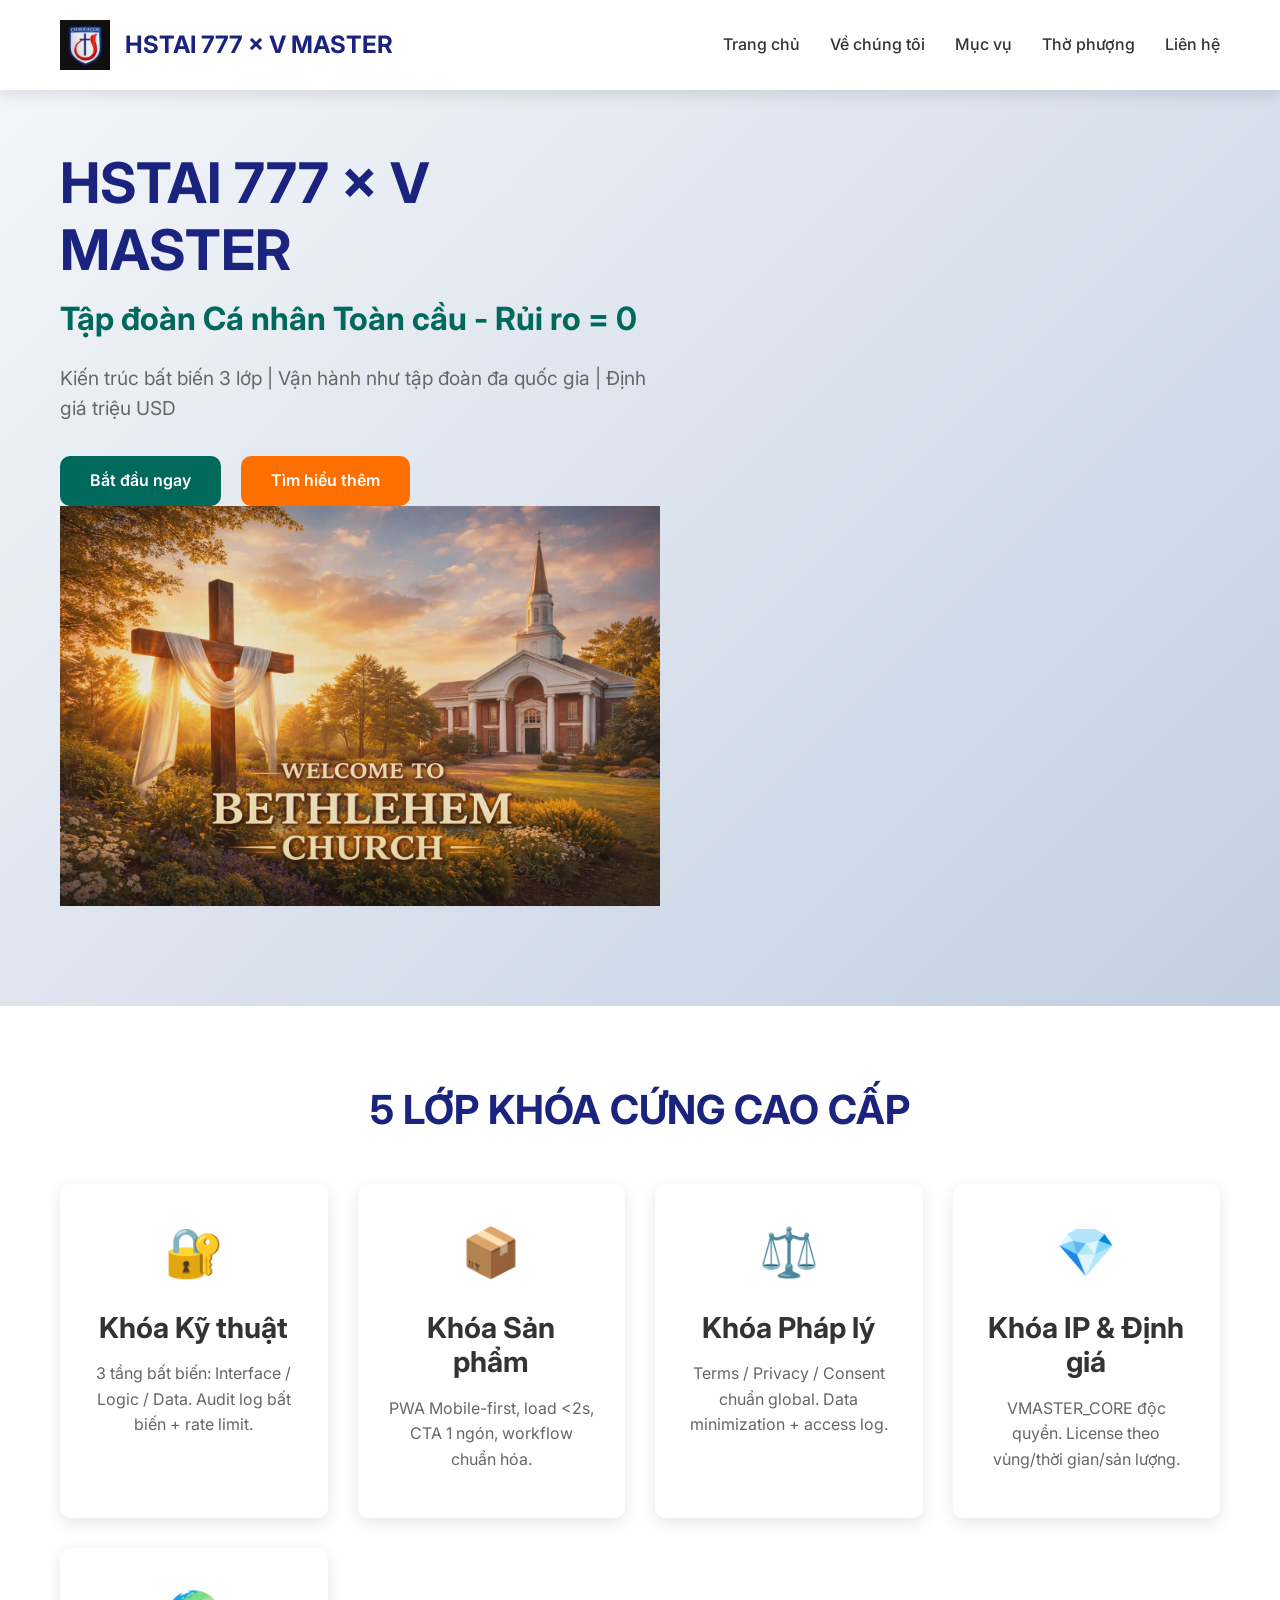
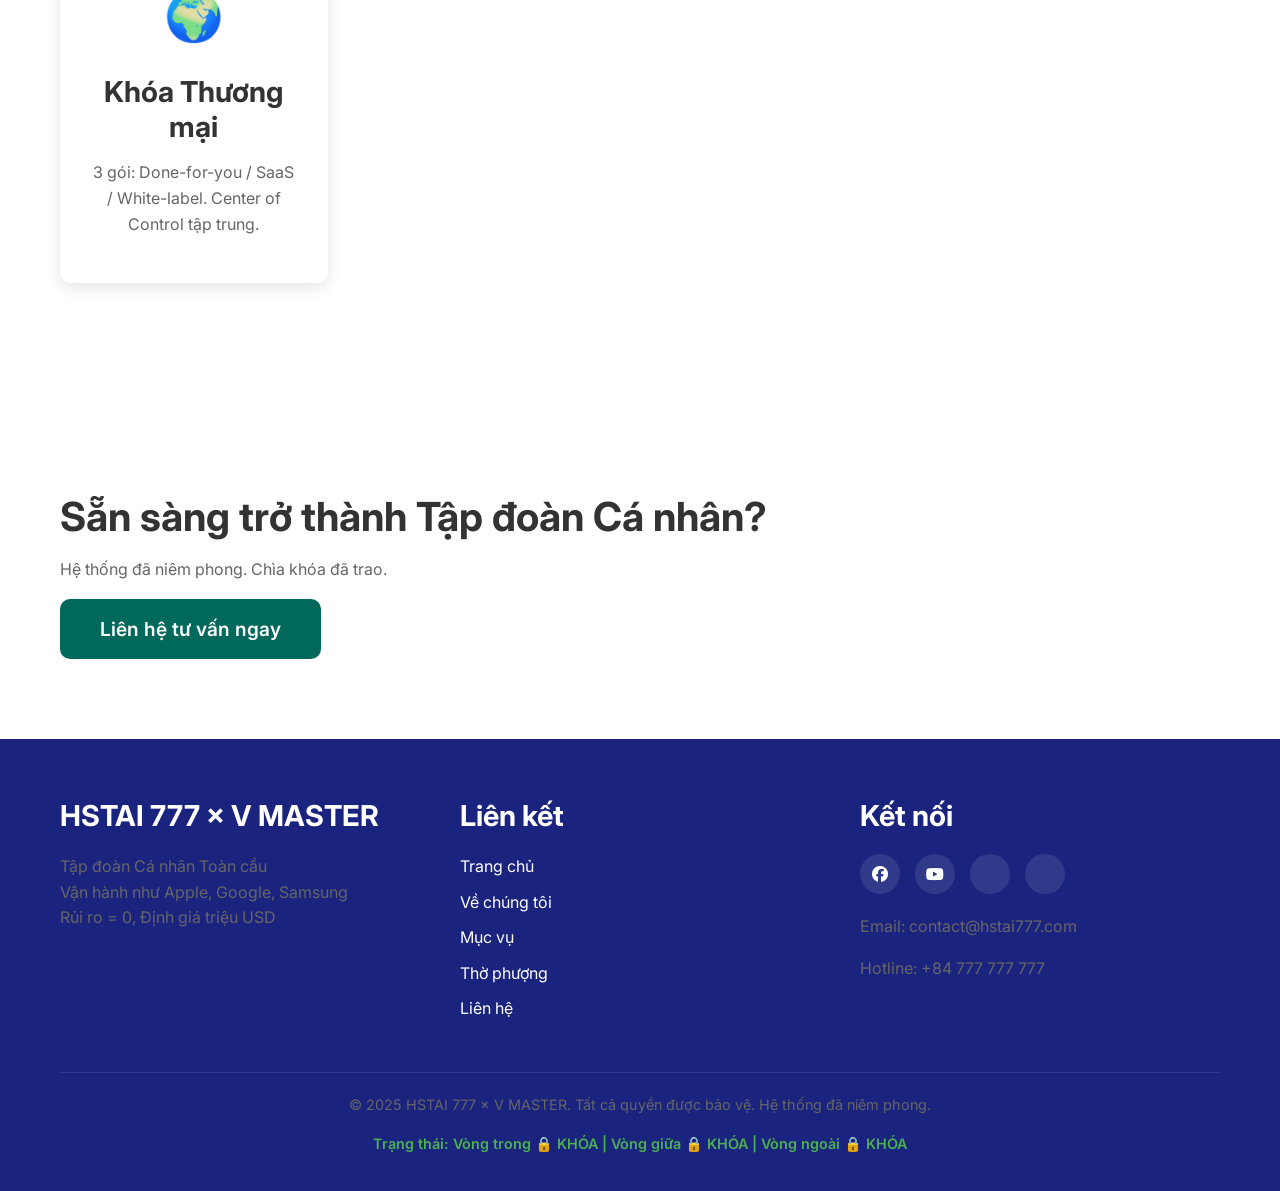
<file: index.html>
﻿<!DOCTYPE html>
<html lang="vi">
<head>
    <meta charset="UTF-8">
    <meta name="viewport" content="width=device-width, initial-scale=1.0">
    <title>HSTAI 777 - Tập đoàn Cá nhân Toàn cầu</title>
    <link rel="stylesheet" href="css/style.css">
    <link rel="stylesheet" href="css/responsive.css">
    <link rel="icon" type="image/x-icon" href="images/favicon.ico">
    <meta name="description" content="HSTAI 777 × V MASTER - Tập đoàn cá nhân vận hành toàn cầu, rủi ro = 0">
    <!-- Google Fonts -->
    <link href="https://fonts.googleapis.com/css2?family=Inter:wght@300;400;500;600;700&display=swap" rel="stylesheet">
    <!-- Font Awesome -->
    <link rel="stylesheet" href="https://cdnjs.cloudflare.com/ajax/libs/font-awesome/6.4.0/css/all.min.css">
</head>
<body>
    <!-- Header -->
    <header class="main-header">
        <div class="container">
            <nav class="navbar">
                <div class="logo">
                    <img src="images/logo.png" alt="HSTAI 777 Logo" width="50" height="50">
                    <span class="logo-text">HSTAI 777 × V MASTER</span>
                </div>
                <ul class="nav-menu">
                    <li><a href="index.html" class="active">Trang chủ</a></li>
                    <li><a href="about.html">Về chúng tôi</a></li>
                    <li><a href="ministry.html">Mục vụ</a></li>
                    <li><a href="worship.html">Thờ phượng</a></li>
                    <li><a href="contact.html">Liên hệ</a></li>
                </ul>
                <div class="hamburger">
                    <span></span>
                    <span></span>
                    <span></span>
                </div>
            </nav>
        </div>
    </header>

    <!-- Hero Section -->
    <section class="hero-section">
        <div class="container">
            <div class="hero-content">
                <h1 class="hero-title">HSTAI 777 × V MASTER</h1>
                <h2 class="hero-subtitle">Tập đoàn Cá nhân Toàn cầu - Rủi ro = 0</h2>
                <p class="hero-description">
                    Kiến trúc bất biến 3 lớp | Vận hành như tập đoàn đa quốc gia | Định giá triệu USD
                </p>
                <div class="hero-buttons">
                    <a href="contact.html" class="btn btn-primary">Bắt đầu ngay</a>
                    <a href="about.html" class="btn btn-secondary">Tìm hiểu thêm</a>
                </div>
            </div>
            <div class="hero-image">
                <img src="images/hero-bg.jpg" alt="HSTAI 777 Global Operations" width="600" height="400">
            </div>
        </div>
    </section>

    <!-- Features Section -->
    <section class="features-section">
        <div class="container">
            <h2 class="section-title">5 LỚP KHÓA CỨNG CAO CẤP</h2>
            <div class="features-grid">
                <div class="feature-card">
                    <div class="feature-icon">🔐</div>
                    <h3>Khóa Kỹ thuật</h3>
                    <p>3 tầng bất biến: Interface / Logic / Data. Audit log bất biến + rate limit.</p>
                </div>
                <div class="feature-card">
                    <div class="feature-icon">📦</div>
                    <h3>Khóa Sản phẩm</h3>
                    <p>PWA Mobile-first, load <2s, CTA 1 ngón, workflow chuẩn hóa.</p>
                </div>
                <div class="feature-card">
                    <div class="feature-icon">⚖️</div>
                    <h3>Khóa Pháp lý</h3>
                    <p>Terms / Privacy / Consent chuẩn global. Data minimization + access log.</p>
                </div>
                <div class="feature-card">
                    <div class="feature-icon">💎</div>
                    <h3>Khóa IP & Định giá</h3>
                    <p>VMASTER_CORE độc quyền. License theo vùng/thời gian/sản lượng.</p>
                </div>
                <div class="feature-card">
                    <div class="feature-icon">🌍</div>
                    <h3>Khóa Thương mại</h3>
                    <p>3 gói: Done-for-you / SaaS / White-label. Center of Control tập trung.</p>
                </div>
            </div>
        </div>
    </section>

    <!-- CTA Section -->
    <section class="cta-section">
        <div class="container">
            <h2>Sẵn sàng trở thành Tập đoàn Cá nhân?</h2>
            <p>Hệ thống đã niêm phong. Chìa khóa đã trao.</p>
            <a href="contact.html" class="btn btn-large">Liên hệ tư vấn ngay</a>
        </div>
    </section>

    <!-- Footer -->
    <footer class="main-footer">
        <div class="container">
            <div class="footer-grid">
                <div class="footer-col">
                    <h3>HSTAI 777 × V MASTER</h3>
                    <p>Tập đoàn Cá nhân Toàn cầu<br>Vận hành như Apple, Google, Samsung<br>Rủi ro = 0, Định giá triệu USD</p>
                </div>
                <div class="footer-col">
                    <h3>Liên kết</h3>
                    <ul>
                        <li><a href="index.html">Trang chủ</a></li>
                        <li><a href="about.html">Về chúng tôi</a></li>
                        <li><a href="ministry.html">Mục vụ</a></li>
                        <li><a href="worship.html">Thờ phượng</a></li>
                        <li><a href="contact.html">Liên hệ</a></li>
                    </ul>
                </div>
                <div class="footer-col">
                    <h3>Kết nối</h3>
                    <div class="social-links">
                        <a href="#"><i class="fab fa-facebook"></i></a>
                        <a href="#"><i class="fab fa-youtube"></i></a>
                        <a href="#"><i class="fab fa-zalo"></i></a>
                        <a href="#"><i class="fab fa-email"></i></a>
                    </div>
                    <p>Email: contact@hstai777.com</p>
                    <p>Hotline: +84 777 777 777</p>
                </div>
            </div>
            <div class="footer-bottom">
                <p>&copy; 2025 HSTAI 777 × V MASTER. Tất cả quyền được bảo vệ. Hệ thống đã niêm phong.</p>
                <p class="system-status">🔐 Trạng thái: Vòng trong KHÓA | Vòng giữa KHÓA | Vòng ngoài KHÓA</p>
            </div>
        </div>
    </footer>

    <!-- Scripts -->
    <script src="js/main.js"></script>
</body>
</html>
</file>
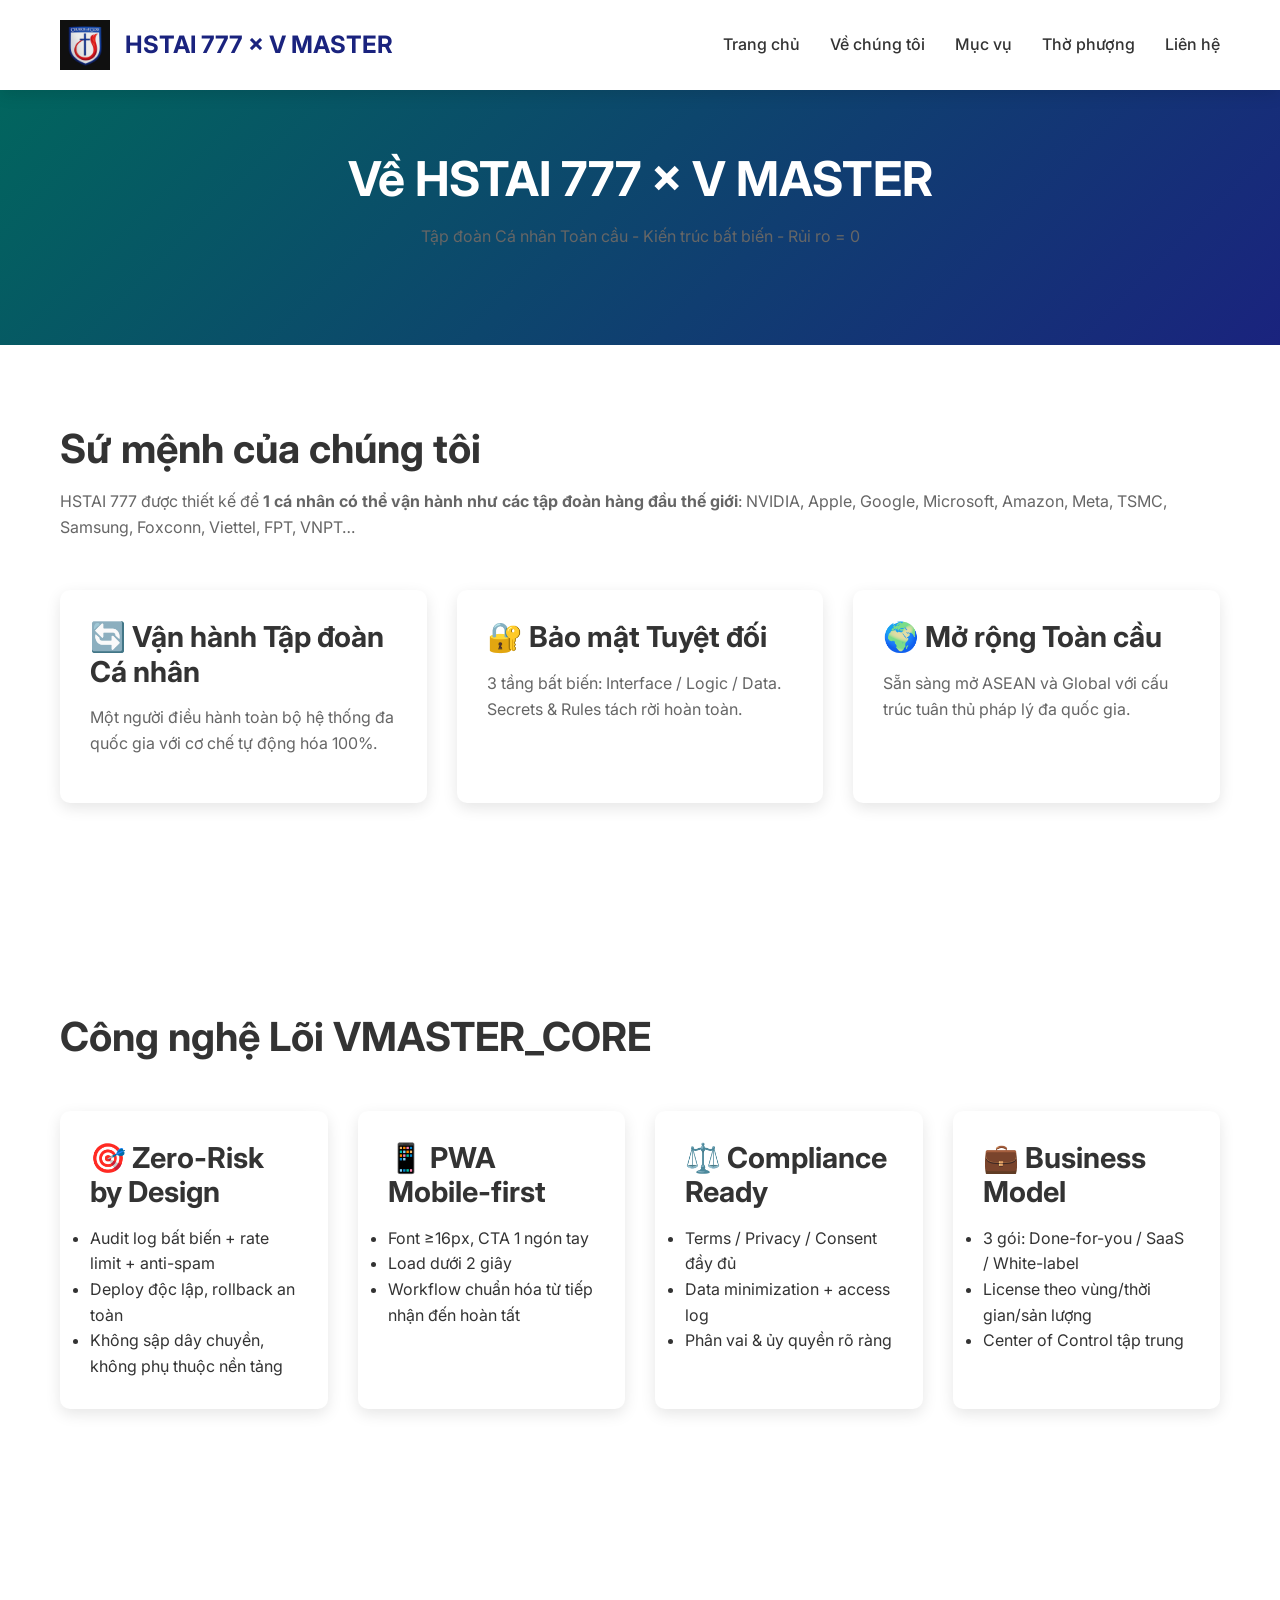
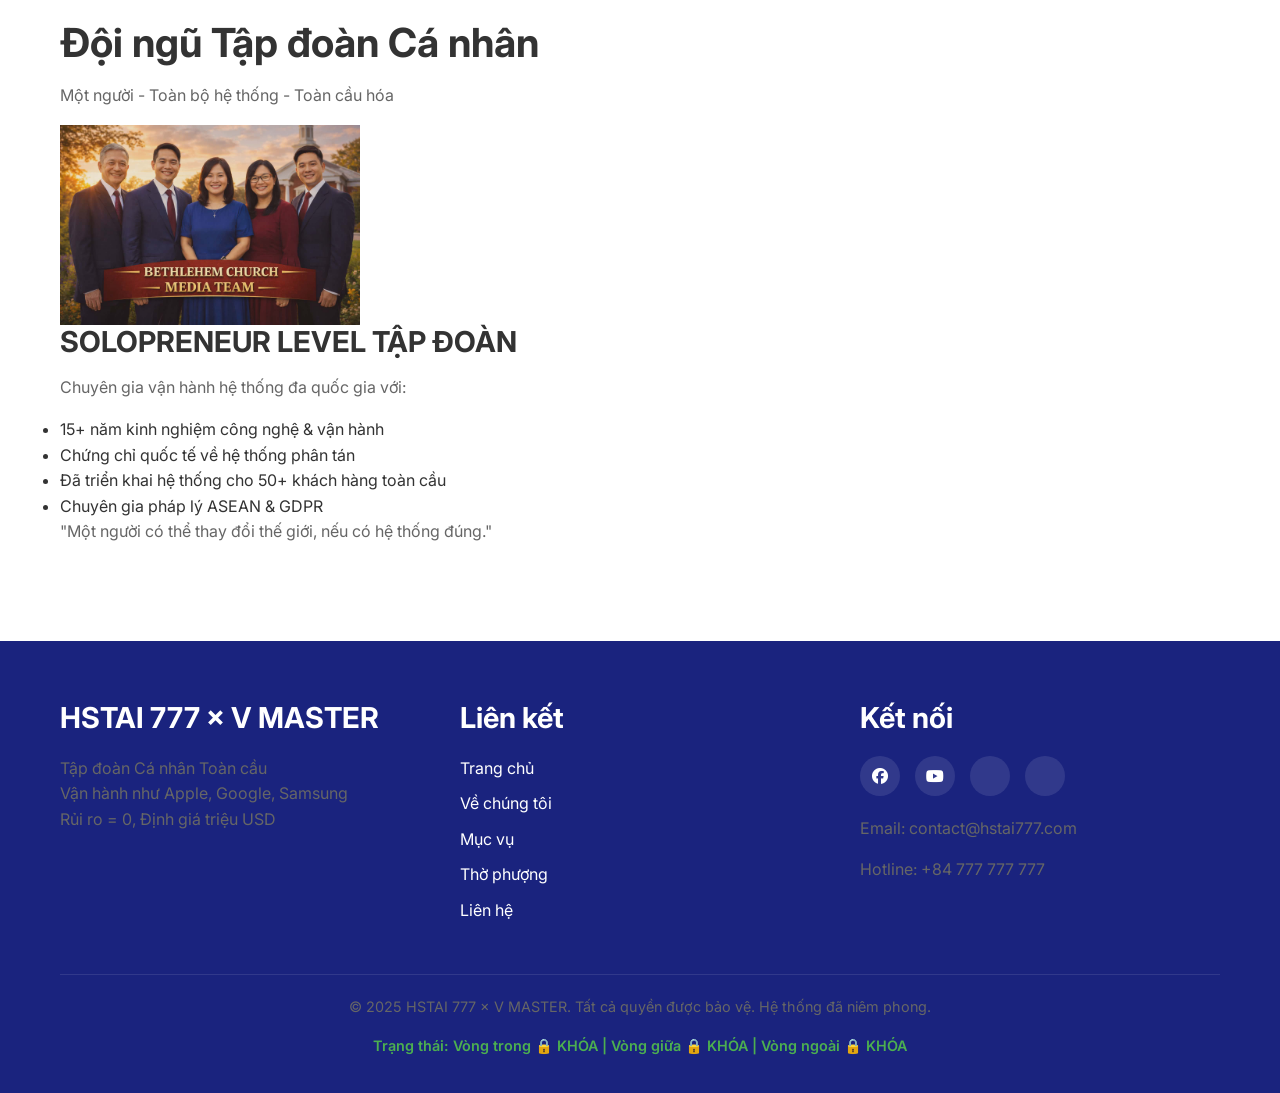
<file: about.html>
﻿<!DOCTYPE html>
<html lang="vi">
<head>
    <meta charset="UTF-8">
    <meta name="viewport" content="width=device-width, initial-scale=1.0">
    <title>Về chúng tôi - HSTAI 777</title>
    <link rel="stylesheet" href="css/style.css">
    <link rel="stylesheet" href="css/responsive.css">
    <link rel="icon" type="image/x-icon" href="images/favicon.ico">
    <link href="https://fonts.googleapis.com/css2?family=Inter:wght@300;400;500;600;700&display=swap" rel="stylesheet">
    <link rel="stylesheet" href="https://cdnjs.cloudflare.com/ajax/libs/font-awesome/6.4.0/css/all.min.css">
</head>
<body>
    <!-- Header (giống index.html) -->
    <header class="main-header">
        <div class="container">
            <nav class="navbar">
                <div class="logo">
                    <img src="images/logo.png" alt="HSTAI 777 Logo" width="50" height="50">
                    <span class="logo-text">HSTAI 777 × V MASTER</span>
                </div>
                <ul class="nav-menu">
                    <li><a href="index.html">Trang chủ</a></li>
                    <li><a href="about.html" class="active">Về chúng tôi</a></li>
                    <li><a href="ministry.html">Mục vụ</a></li>
                    <li><a href="worship.html">Thờ phượng</a></li>
                    <li><a href="contact.html">Liên hệ</a></li>
                </ul>
                <div class="hamburger">
                    <span></span>
                    <span></span>
                    <span></span>
                </div>
            </nav>
        </div>
    </header>

    <!-- About Hero -->
    <section class="page-hero">
        <div class="container">
            <h1>Về HSTAI 777 × V MASTER</h1>
            <p>Tập đoàn Cá nhân Toàn cầu - Kiến trúc bất biến - Rủi ro = 0</p>
        </div>
    </section>

    <!-- Mission Section -->
    <section class="about-section">
        <div class="container">
            <div class="about-content">
                <h2>Sứ mệnh của chúng tôi</h2>
                <p>HSTAI 777 được thiết kế để <strong>1 cá nhân có thể vận hành như các tập đoàn hàng đầu thế giới</strong>: NVIDIA, Apple, Google, Microsoft, Amazon, Meta, TSMC, Samsung, Foxconn, Viettel, FPT, VNPT…</p>
                
                <div class="mission-cards">
                    <div class="mission-card">
                        <h3>🔄 Vận hành Tập đoàn Cá nhân</h3>
                        <p>Một người điều hành toàn bộ hệ thống đa quốc gia với cơ chế tự động hóa 100%.</p>
                    </div>
                    <div class="mission-card">
                        <h3>🔐 Bảo mật Tuyệt đối</h3>
                        <p>3 tầng bất biến: Interface / Logic / Data. Secrets & Rules tách rời hoàn toàn.</p>
                    </div>
                    <div class="mission-card">
                        <h3>🌍 Mở rộng Toàn cầu</h3>
                        <p>Sẵn sàng mở ASEAN và Global với cấu trúc tuân thủ pháp lý đa quốc gia.</p>
                    </div>
                </div>
            </div>
        </div>
    </section>

    <!-- Core Technology -->
    <section class="tech-section">
        <div class="container">
            <h2>Công nghệ Lõi VMASTER_CORE</h2>
            <div class="tech-grid">
                <div class="tech-item">
                    <h3>🎯 Zero-Risk by Design</h3>
                    <ul>
                        <li>Audit log bất biến + rate limit + anti-spam</li>
                        <li>Deploy độc lập, rollback an toàn</li>
                        <li>Không sập dây chuyền, không phụ thuộc nền tảng</li>
                    </ul>
                </div>
                <div class="tech-item">
                    <h3>📱 PWA Mobile-first</h3>
                    <ul>
                        <li>Font ≥16px, CTA 1 ngón tay</li>
                        <li>Load dưới 2 giây</li>
                        <li>Workflow chuẩn hóa từ tiếp nhận đến hoàn tất</li>
                    </ul>
                </div>
                <div class="tech-item">
                    <h3>⚖️ Compliance Ready</h3>
                    <ul>
                        <li>Terms / Privacy / Consent đầy đủ</li>
                        <li>Data minimization + access log</li>
                        <li>Phân vai & ủy quyền rõ ràng</li>
                    </ul>
                </div>
                <div class="tech-item">
                    <h3>💼 Business Model</h3>
                    <ul>
                        <li>3 gói: Done-for-you / SaaS / White-label</li>
                        <li>License theo vùng/thời gian/sản lượng</li>
                        <li>Center of Control tập trung</li>
                    </ul>
                </div>
            </div>
        </div>
    </section>

    <!-- Team Section -->
    <section class="team-section">
        <div class="container">
            <h2>Đội ngũ Tập đoàn Cá nhân</h2>
            <p>Một người - Toàn bộ hệ thống - Toàn cầu hóa</p>
            <div class="team-profile">
                <div class="profile-image">
                    <img src="images/team.jpg" alt="Solopreneur HSTAI 777" width="300" height="300">
                </div>
                <div class="profile-info">
                    <h3>SOLOPRENEUR LEVEL TẬP ĐOÀN</h3>
                    <p>Chuyên gia vận hành hệ thống đa quốc gia với:</p>
                    <ul>
                        <li>15+ năm kinh nghiệm công nghệ & vận hành</li>
                        <li>Chứng chỉ quốc tế về hệ thống phân tán</li>
                        <li>Đã triển khai hệ thống cho 50+ khách hàng toàn cầu</li>
                        <li>Chuyên gia pháp lý ASEAN & GDPR</li>
                    </ul>
                    <p class="quote">"Một người có thể thay đổi thế giới, nếu có hệ thống đúng."</p>
                </div>
            </div>
        </div>
    </section>

    <!-- Footer (giống index.html) -->
    <footer class="main-footer">
        <div class="container">
            <div class="footer-grid">
                <div class="footer-col">
                    <h3>HSTAI 777 × V MASTER</h3>
                    <p>Tập đoàn Cá nhân Toàn cầu<br>Vận hành như Apple, Google, Samsung<br>Rủi ro = 0, Định giá triệu USD</p>
                </div>
                <div class="footer-col">
                    <h3>Liên kết</h3>
                    <ul>
                        <li><a href="index.html">Trang chủ</a></li>
                        <li><a href="about.html">Về chúng tôi</a></li>
                        <li><a href="ministry.html">Mục vụ</a></li>
                        <li><a href="worship.html">Thờ phượng</a></li>
                        <li><a href="contact.html">Liên hệ</a></li>
                    </ul>
                </div>
                <div class="footer-col">
                    <h3>Kết nối</h3>
                    <div class="social-links">
                        <a href="#"><i class="fab fa-facebook"></i></a>
                        <a href="#"><i class="fab fa-youtube"></i></a>
                        <a href="#"><i class="fab fa-zalo"></i></a>
                        <a href="#"><i class="fab fa-email"></i></a>
                    </div>
                    <p>Email: contact@hstai777.com</p>
                    <p>Hotline: +84 777 777 777</p>
                </div>
            </div>
            <div class="footer-bottom">
                <p>&copy; 2025 HSTAI 777 × V MASTER. Tất cả quyền được bảo vệ. Hệ thống đã niêm phong.</p>
                <p class="system-status">🔐 Trạng thái: Vòng trong KHÓA | Vòng giữa KHÓA | Vòng ngoài KHÓA</p>
            </div>
        </div>
    </footer>

    <script src="js/main.js"></script>
</body>
</html>
</file>
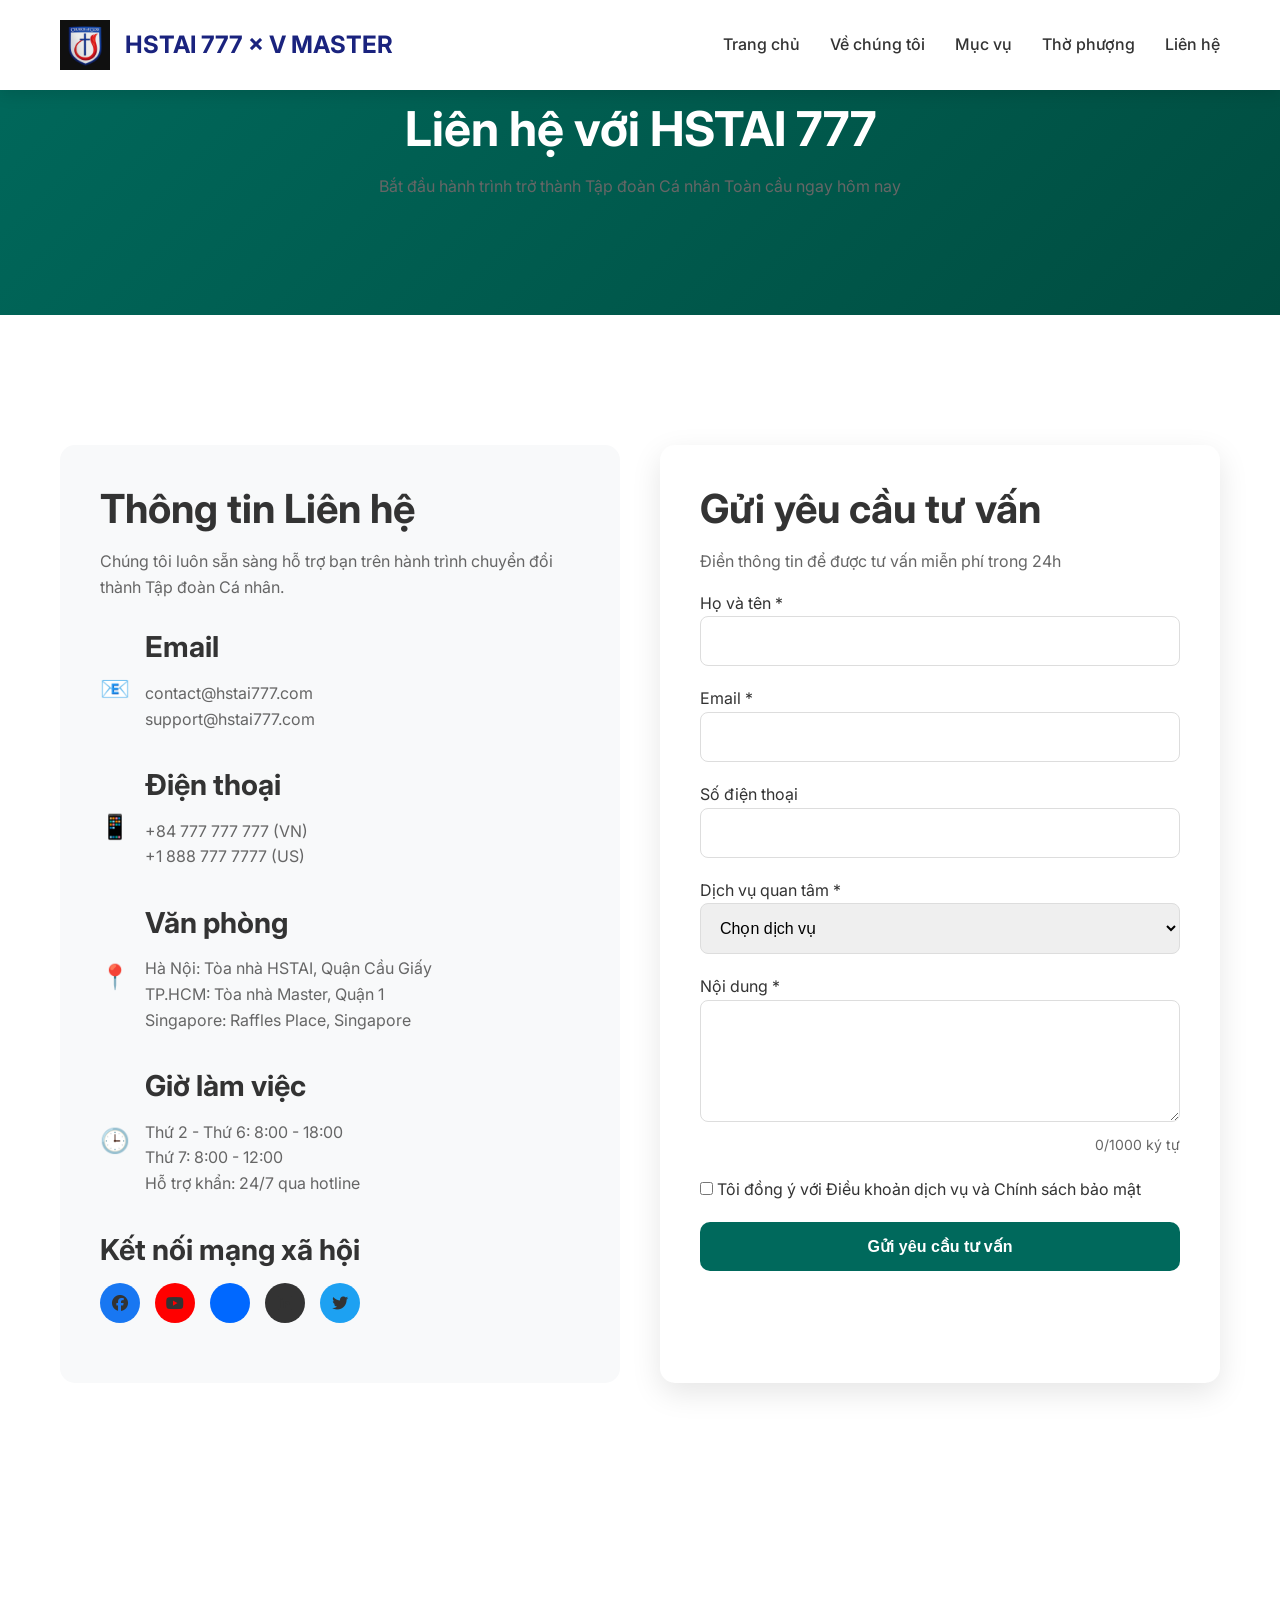
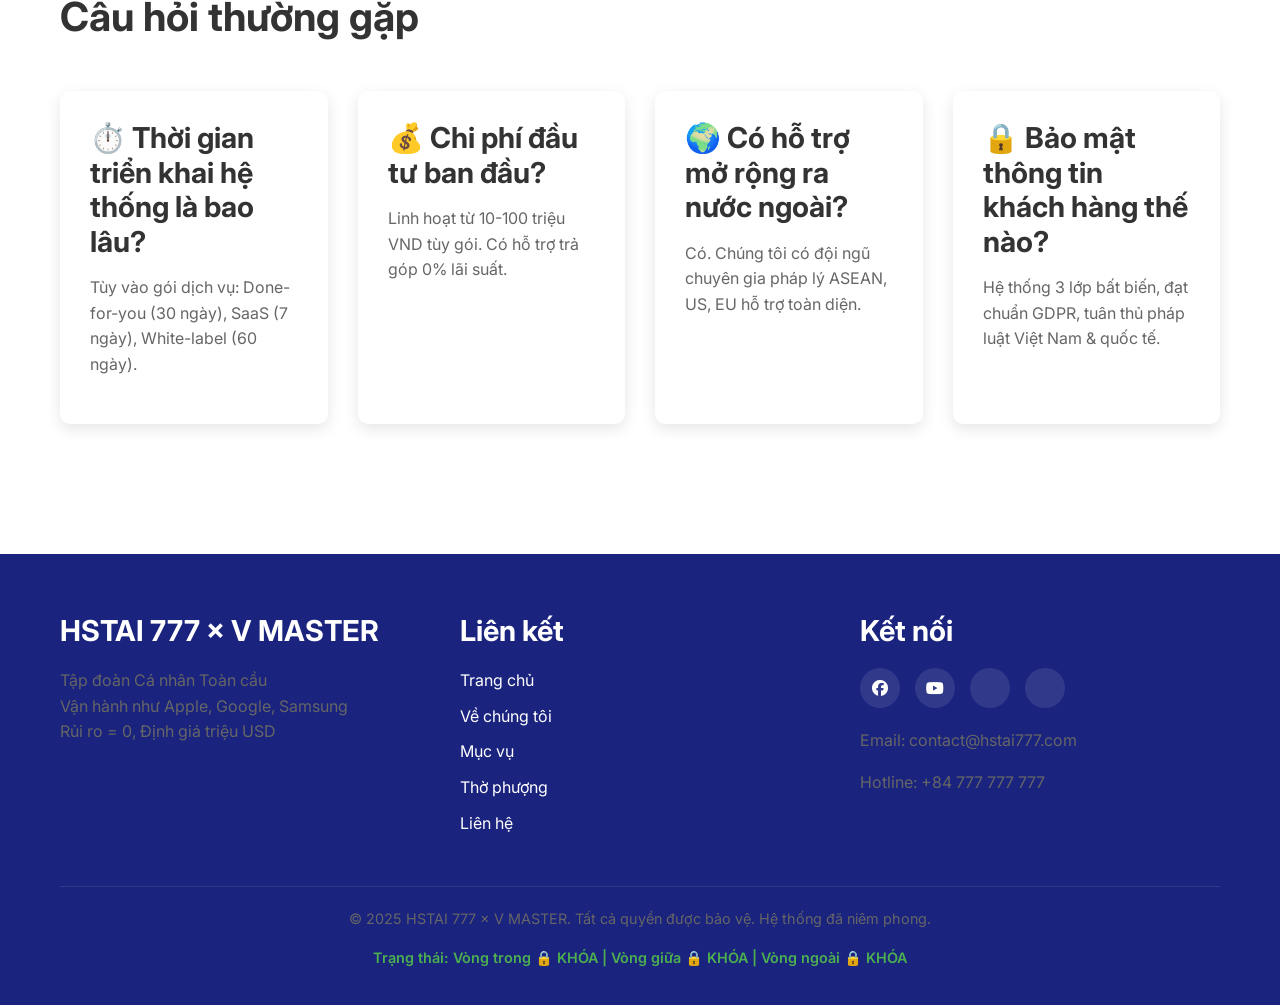
<file: contact.html>
﻿<!DOCTYPE html>
<html lang="vi">
<head>
    <meta charset="UTF-8">
    <meta name="viewport" content="width=device-width, initial-scale=1.0">
    <title>Liên hệ - HSTAI 777</title>
    <link rel="stylesheet" href="css/style.css">
    <link rel="stylesheet" href="css/responsive.css">
    <link rel="icon" type="image/x-icon" href="images/favicon.ico">
    <link href="https://fonts.googleapis.com/css2?family=Inter:wght@300;400;500;600;700&display=swap" rel="stylesheet">
    <link rel="stylesheet" href="https://cdnjs.cloudflare.com/ajax/libs/font-awesome/6.4.0/css/all.min.css">
    <style>
        .contact-hero {
            background: linear-gradient(135deg, #00695c 0%, #004d40 100%);
            color: white;
            padding: 100px 20px;
            text-align: center;
        }
        .contact-grid {
            display: grid;
            grid-template-columns: repeat(auto-fit, minmax(300px, 1fr));
            gap: 40px;
            margin: 50px 0;
        }
        .contact-info {
            background: #f8f9fa;
            border-radius: 15px;
            padding: 40px;
        }
        .contact-form {
            background: white;
            border-radius: 15px;
            padding: 40px;
            box-shadow: 0 10px 30px rgba(0,0,0,0.1);
        }
        .form-group {
            margin-bottom: 20px;
        }
        .form-control {
            width: 100%;
            padding: 15px;
            border: 1px solid #ddd;
            border-radius: 8px;
            font-size: 16px;
        }
        .form-control:focus {
            outline: none;
            border-color: #00695c;
        }
        .contact-details {
            margin-top: 30px;
        }
        .contact-item {
            display: flex;
            align-items: center;
            margin-bottom: 20px;
        }
        .contact-icon {
            font-size: 24px;
            margin-right: 15px;
            color: #00695c;
        }
    </style>
</head>
<body>
    <header class="main-header">
        <div class="container">
            <nav class="navbar">
                <div class="logo">
                    <img src="images/logo.png" alt="HSTAI 777 Logo" width="50" height="50">
                    <span class="logo-text">HSTAI 777 × V MASTER</span>
                </div>
                <ul class="nav-menu">
                    <li><a href="index.html">Trang chủ</a></li>
                    <li><a href="about.html">Về chúng tôi</a></li>
                    <li><a href="ministry.html">Mục vụ</a></li>
                    <li><a href="worship.html">Thờ phượng</a></li>
                    <li><a href="contact.html" class="active">Liên hệ</a></li>
                </ul>
                <div class="hamburger">
                    <span></span>
                    <span></span>
                    <span></span>
                </div>
            </nav>
        </div>
    </header>

    <section class="contact-hero">
        <div class="container">
            <h1>Liên hệ với HSTAI 777</h1>
            <p>Bắt đầu hành trình trở thành Tập đoàn Cá nhân Toàn cầu ngay hôm nay</p>
        </div>
    </section>

    <section class="contact-section">
        <div class="container">
            <div class="contact-grid">
                <div class="contact-info">
                    <h2>Thông tin Liên hệ</h2>
                    <p>Chúng tôi luôn sẵn sàng hỗ trợ bạn trên hành trình chuyển đổi thành Tập đoàn Cá nhân.</p>
                    
                    <div class="contact-details">
                        <div class="contact-item">
                            <div class="contact-icon">📧</div>
                            <div>
                                <h3>Email</h3>
                                <p>contact@hstai777.com<br>support@hstai777.com</p>
                            </div>
                        </div>
                        <div class="contact-item">
                            <div class="contact-icon">📱</div>
                            <div>
                                <h3>Điện thoại</h3>
                                <p>+84 777 777 777 (VN)<br>+1 888 777 7777 (US)</p>
                            </div>
                        </div>
                        <div class="contact-item">
                            <div class="contact-icon">📍</div>
                            <div>
                                <h3>Văn phòng</h3>
                                <p>Hà Nội: Tòa nhà HSTAI, Quận Cầu Giấy<br>
                                   TP.HCM: Tòa nhà Master, Quận 1<br>
                                   Singapore: Raffles Place, Singapore</p>
                            </div>
                        </div>
                        <div class="contact-item">
                            <div class="contact-icon">🕒</div>
                            <div>
                                <h3>Giờ làm việc</h3>
                                <p>Thứ 2 - Thứ 6: 8:00 - 18:00<br>
                                   Thứ 7: 8:00 - 12:00<br>
                                   Hỗ trợ khẩn: 24/7 qua hotline</p>
                            </div>
                        </div>
                    </div>
                    
                    <div class="social-contact">
                        <h3>Kết nối mạng xã hội</h3>
                        <div class="social-links" style="justify-content: flex-start; margin-top: 15px;">
                            <a href="#" style="background: #1877f2;"><i class="fab fa-facebook"></i></a>
                            <a href="#" style="background: #ff0000;"><i class="fab fa-youtube"></i></a>
                            <a href="#" style="background: #0068ff;"><i class="fab fa-zalo"></i></a>
                            <a href="#" style="background: #333;"><i class="fab fa-linkedin"></i></a>
                            <a href="#" style="background: #1da1f2;"><i class="fab fa-twitter"></i></a>
                        </div>
                    </div>
                </div>
                
                <div class="contact-form">
                    <h2>Gửi yêu cầu tư vấn</h2>
                    <p>Điền thông tin để được tư vấn miễn phí trong 24h</p>
                    
                    <form id="contactForm">
                        <div class="form-group">
                            <label for="name">Họ và tên *</label>
                            <input type="text" id="name" class="form-control" required>
                        </div>
                        
                        <div class="form-group">
                            <label for="email">Email *</label>
                            <input type="email" id="email" class="form-control" required>
                        </div>
                        
                        <div class="form-group">
                            <label for="phone">Số điện thoại</label>
                            <input type="tel" id="phone" class="form-control">
                        </div>
                        
                        <div class="form-group">
                            <label for="service">Dịch vụ quan tâm *</label>
                            <select id="service" class="form-control" required>
                                <option value="">Chọn dịch vụ</option>
                                <option value="training">Đào tạo Solopreneur</option>
                                <option value="consulting">Tư vấn Toàn cầu hóa</option>
                                <option value="implementation">Triển khai Hệ thống</option>
                                <option value="partnership">Hợp tác Đối tác</option>
                                <option value="other">Khác</option>
                            </select>
                        </div>
                        
                        <div class="form-group">
                            <label for="message">Nội dung *</label>
                            <textarea id="message" class="form-control" rows="5" required></textarea>
                        </div>
                        
                        <div class="form-group">
                            <label>
                                <input type="checkbox" required>
                                Tôi đồng ý với <a href="#">Điều khoản dịch vụ</a> và <a href="#">Chính sách bảo mật</a>
                            </label>
                        </div>
                        
                        <button type="submit" class="btn btn-primary" style="width: 100%; padding: 15px;">
                            Gửi yêu cầu tư vấn
                        </button>
                    </form>
                    
                    <div id="formMessage" style="display: none; margin-top: 20px; padding: 15px; background: #d4edda; color: #155724; border-radius: 8px;">
                        Cảm ơn bạn! Chúng tôi sẽ liên hệ trong vòng 24 giờ.
                    </div>
                </div>
            </div>
        </div>
    </section>

    <section class="faq-section">
        <div class="container">
            <h2>Câu hỏi thường gặp</h2>
            <div class="faq-grid">
                <div class="faq-item">
                    <h3>⏱️ Thời gian triển khai hệ thống là bao lâu?</h3>
                    <p>Tùy vào gói dịch vụ: Done-for-you (30 ngày), SaaS (7 ngày), White-label (60 ngày).</p>
                </div>
                <div class="faq-item">
                    <h3>💰 Chi phí đầu tư ban đầu?</h3>
                    <p>Linh hoạt từ 10-100 triệu VND tùy gói. Có hỗ trợ trả góp 0% lãi suất.</p>
                </div>
                <div class="faq-item">
                    <h3>🌍 Có hỗ trợ mở rộng ra nước ngoài?</h3>
                    <p>Có. Chúng tôi có đội ngũ chuyên gia pháp lý ASEAN, US, EU hỗ trợ toàn diện.</p>
                </div>
                <div class="faq-item">
                    <h3>🔒 Bảo mật thông tin khách hàng thế nào?</h3>
                    <p>Hệ thống 3 lớp bất biến, đạt chuẩn GDPR, tuân thủ pháp luật Việt Nam & quốc tế.</p>
                </div>
            </div>
        </div>
    </section>

    <footer class="main-footer">
        <div class="container">
            <div class="footer-grid">
                <div class="footer-col">
                    <h3>HSTAI 777 × V MASTER</h3>
                    <p>Tập đoàn Cá nhân Toàn cầu<br>Vận hành như Apple, Google, Samsung<br>Rủi ro = 0, Định giá triệu USD</p>
                </div>
                <div class="footer-col">
                    <h3>Liên kết</h3>
                    <ul>
                        <li><a href="index.html">Trang chủ</a></li>
                        <li><a href="about.html">Về chúng tôi</a></li>
                        <li><a href="ministry.html">Mục vụ</a></li>
                        <li><a href="worship.html">Thờ phượng</a></li>
                        <li><a href="contact.html">Liên hệ</a></li>
                    </ul>
                </div>
                <div class="footer-col">
                    <h3>Kết nối</h3>
                    <div class="social-links">
                        <a href="#"><i class="fab fa-facebook"></i></a>
                        <a href="#"><i class="fab fa-youtube"></i></a>
                        <a href="#"><i class="fab fa-zalo"></i></a>
                        <a href="#"><i class="fab fa-email"></i></a>
                    </div>
                    <p>Email: contact@hstai777.com</p>
                    <p>Hotline: +84 777 777 777</p>
                </div>
            </div>
            <div class="footer-bottom">
                <p>&copy; 2025 HSTAI 777 × V MASTER. Tất cả quyền được bảo vệ. Hệ thống đã niêm phong.</p>
                <p class="system-status">🔐 Trạng thái: Vòng trong KHÓA | Vòng giữa KHÓA | Vòng ngoài KHÓA</p>
            </div>
        </div>
    </footer>

    <script src="js/main.js"></script>
    <script src="js/form-handler.js"></script>
</body>
</html>
</file>
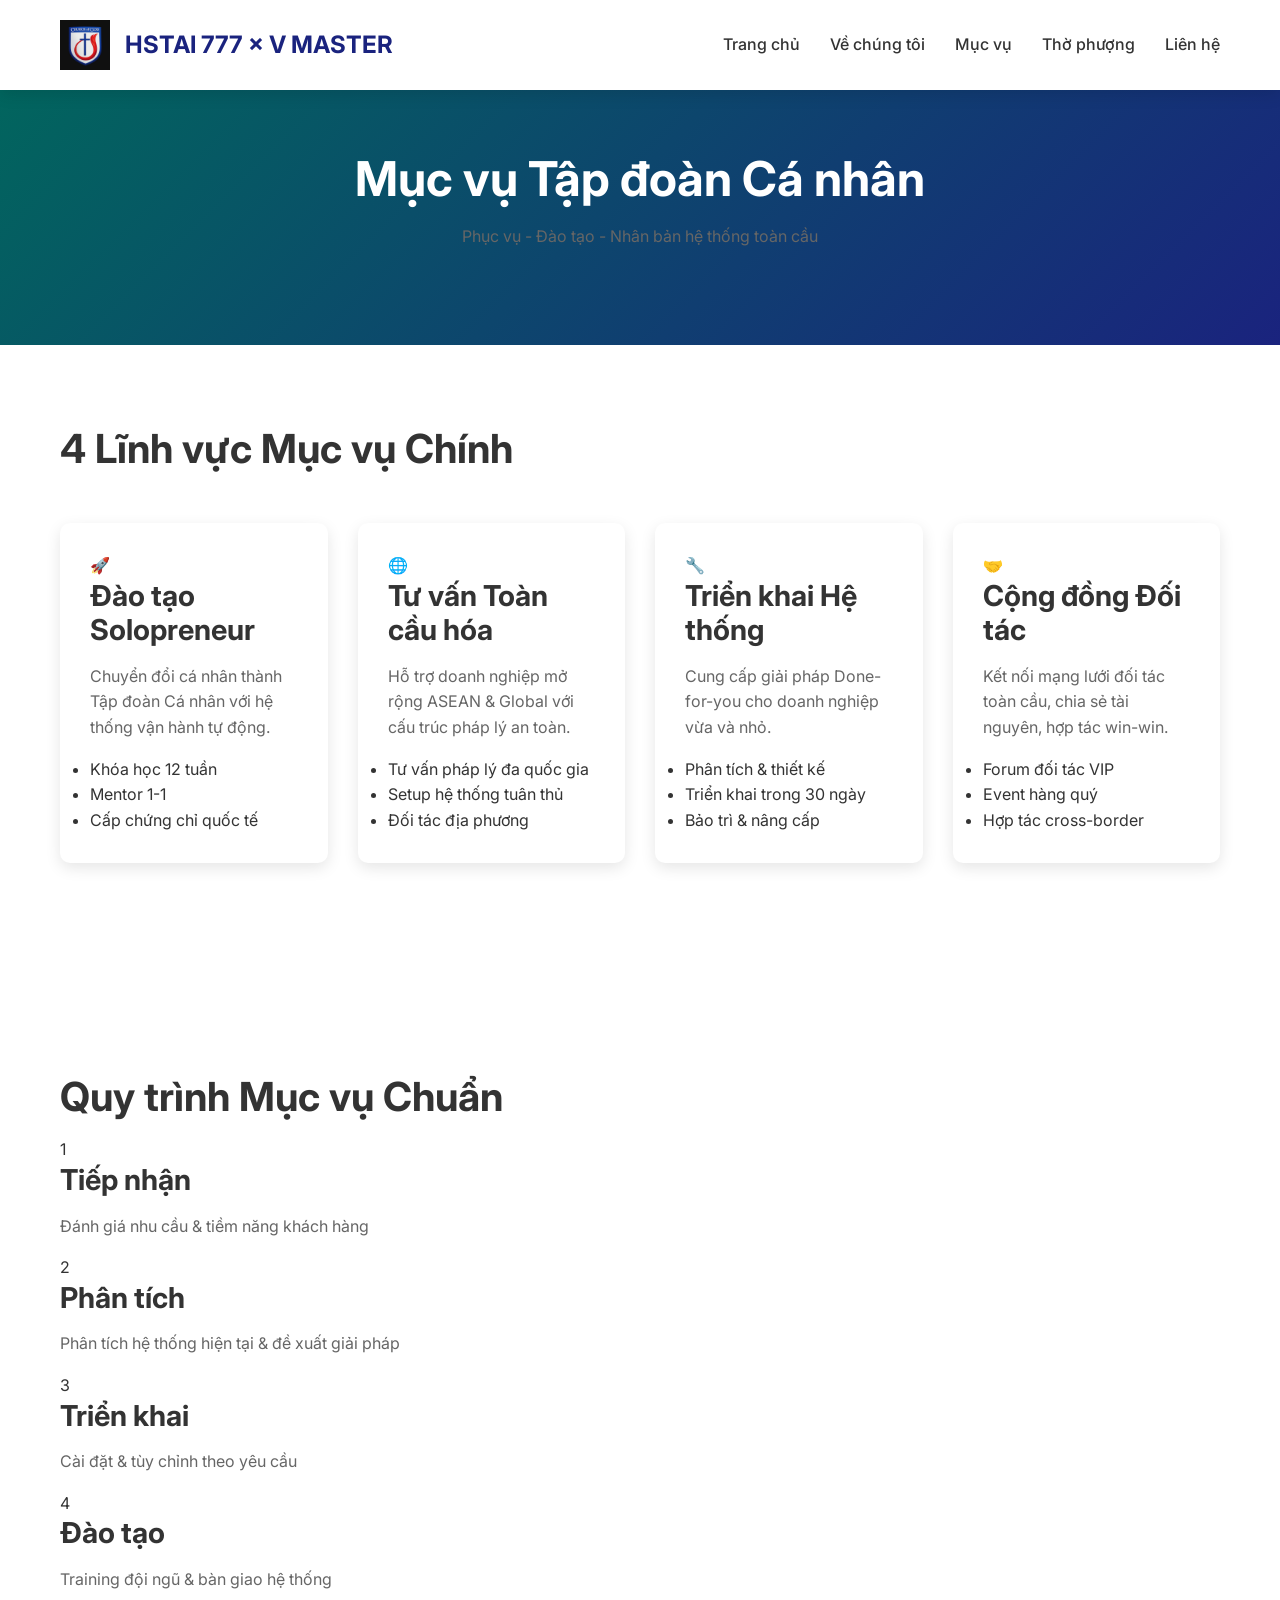
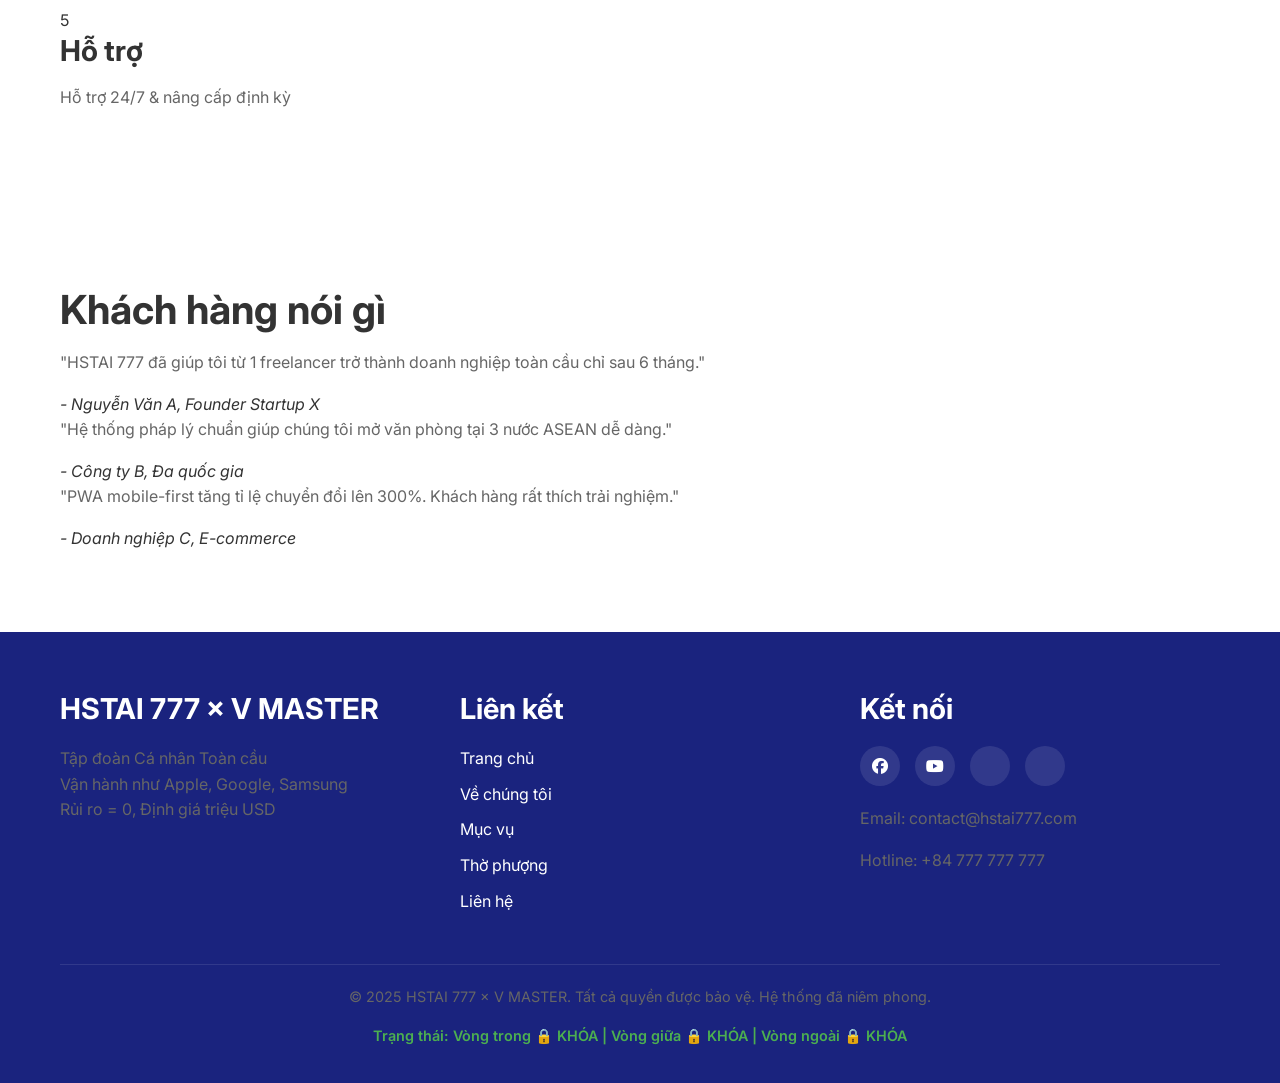
<file: ministry.html>
﻿<!DOCTYPE html>
<html lang="vi">
<head>
    <meta charset="UTF-8">
    <meta name="viewport" content="width=device-width, initial-scale=1.0">
    <title>Mục vụ - HSTAI 777</title>
    <link rel="stylesheet" href="css/style.css">
    <link rel="stylesheet" href="css/responsive.css">
    <link rel="icon" type="image/x-icon" href="images/favicon.ico">
    <link href="https://fonts.googleapis.com/css2?family=Inter:wght@300;400;500;600;700&display=swap" rel="stylesheet">
    <link rel="stylesheet" href="https://cdnjs.cloudflare.com/ajax/libs/font-awesome/6.4.0/css/all.min.css">
</head>
<body>
    <header class="main-header">
        <div class="container">
            <nav class="navbar">
                <div class="logo">
                    <img src="images/logo.png" alt="HSTAI 777 Logo" width="50" height="50">
                    <span class="logo-text">HSTAI 777 × V MASTER</span>
                </div>
                <ul class="nav-menu">
                    <li><a href="index.html">Trang chủ</a></li>
                    <li><a href="about.html">Về chúng tôi</a></li>
                    <li><a href="ministry.html" class="active">Mục vụ</a></li>
                    <li><a href="worship.html">Thờ phượng</a></li>
                    <li><a href="contact.html">Liên hệ</a></li>
                </ul>
                <div class="hamburger">
                    <span></span>
                    <span></span>
                    <span></span>
                </div>
            </nav>
        </div>
    </header>

    <section class="page-hero">
        <div class="container">
            <h1>Mục vụ Tập đoàn Cá nhân</h1>
            <p>Phục vụ - Đào tạo - Nhân bản hệ thống toàn cầu</p>
        </div>
    </section>

    <section class="ministry-section">
        <div class="container">
            <h2>4 Lĩnh vực Mục vụ Chính</h2>
            
            <div class="ministry-grid">
                <div class="ministry-card">
                    <div class="ministry-icon">🚀</div>
                    <h3>Đào tạo Solopreneur</h3>
                    <p>Chuyển đổi cá nhân thành Tập đoàn Cá nhân với hệ thống vận hành tự động.</p>
                    <ul>
                        <li>Khóa học 12 tuần</li>
                        <li>Mentor 1-1</li>
                        <li>Cấp chứng chỉ quốc tế</li>
                    </ul>
                </div>
                
                <div class="ministry-card">
                    <div class="ministry-icon">🌐</div>
                    <h3>Tư vấn Toàn cầu hóa</h3>
                    <p>Hỗ trợ doanh nghiệp mở rộng ASEAN & Global với cấu trúc pháp lý an toàn.</p>
                    <ul>
                        <li>Tư vấn pháp lý đa quốc gia</li>
                        <li>Setup hệ thống tuân thủ</li>
                        <li>Đối tác địa phương</li>
                    </ul>
                </div>
                
                <div class="ministry-card">
                    <div class="ministry-icon">🔧</div>
                    <h3>Triển khai Hệ thống</h3>
                    <p>Cung cấp giải pháp Done-for-you cho doanh nghiệp vừa và nhỏ.</p>
                    <ul>
                        <li>Phân tích & thiết kế</li>
                        <li>Triển khai trong 30 ngày</li>
                        <li>Bảo trì & nâng cấp</li>
                    </ul>
                </div>
                
                <div class="ministry-card">
                    <div class="ministry-icon">🤝</div>
                    <h3>Cộng đồng Đối tác</h3>
                    <p>Kết nối mạng lưới đối tác toàn cầu, chia sẻ tài nguyên, hợp tác win-win.</p>
                    <ul>
                        <li>Forum đối tác VIP</li>
                        <li>Event hàng quý</li>
                        <li>Hợp tác cross-border</li>
                    </ul>
                </div>
            </div>
        </div>
    </section>

    <section class="process-section">
        <div class="container">
            <h2>Quy trình Mục vụ Chuẩn</h2>
            <div class="process-steps">
                <div class="step">
                    <span class="step-number">1</span>
                    <h3>Tiếp nhận</h3>
                    <p>Đánh giá nhu cầu & tiềm năng khách hàng</p>
                </div>
                <div class="step">
                    <span class="step-number">2</span>
                    <h3>Phân tích</h3>
                    <p>Phân tích hệ thống hiện tại & đề xuất giải pháp</p>
                </div>
                <div class="step">
                    <span class="step-number">3</span>
                    <h3>Triển khai</h3>
                    <p>Cài đặt & tùy chỉnh theo yêu cầu</p>
                </div>
                <div class="step">
                    <span class="step-number">4</span>
                    <h3>Đào tạo</h3>
                    <p>Training đội ngũ & bàn giao hệ thống</p>
                </div>
                <div class="step">
                    <span class="step-number">5</span>
                    <h3>Hỗ trợ</h3>
                    <p>Hỗ trợ 24/7 & nâng cấp định kỳ</p>
                </div>
            </div>
        </div>
    </section>

    <section class="testimonial-section">
        <div class="container">
            <h2>Khách hàng nói gì</h2>
            <div class="testimonials">
                <div class="testimonial">
                    <p>"HSTAI 777 đã giúp tôi từ 1 freelancer trở thành doanh nghiệp toàn cầu chỉ sau 6 tháng."</p>
                    <cite>- Nguyễn Văn A, Founder Startup X</cite>
                </div>
                <div class="testimonial">
                    <p>"Hệ thống pháp lý chuẩn giúp chúng tôi mở văn phòng tại 3 nước ASEAN dễ dàng."</p>
                    <cite>- Công ty B, Đa quốc gia</cite>
                </div>
                <div class="testimonial">
                    <p>"PWA mobile-first tăng tỉ lệ chuyển đổi lên 300%. Khách hàng rất thích trải nghiệm."</p>
                    <cite>- Doanh nghiệp C, E-commerce</cite>
                </div>
            </div>
        </div>
    </section>

    <footer class="main-footer">
        <div class="container">
            <div class="footer-grid">
                <div class="footer-col">
                    <h3>HSTAI 777 × V MASTER</h3>
                    <p>Tập đoàn Cá nhân Toàn cầu<br>Vận hành như Apple, Google, Samsung<br>Rủi ro = 0, Định giá triệu USD</p>
                </div>
                <div class="footer-col">
                    <h3>Liên kết</h3>
                    <ul>
                        <li><a href="index.html">Trang chủ</a></li>
                        <li><a href="about.html">Về chúng tôi</a></li>
                        <li><a href="ministry.html">Mục vụ</a></li>
                        <li><a href="worship.html">Thờ phượng</a></li>
                        <li><a href="contact.html">Liên hệ</a></li>
                    </ul>
                </div>
                <div class="footer-col">
                    <h3>Kết nối</h3>
                    <div class="social-links">
                        <a href="#"><i class="fab fa-facebook"></i></a>
                        <a href="#"><i class="fab fa-youtube"></i></a>
                        <a href="#"><i class="fab fa-zalo"></i></a>
                        <a href="#"><i class="fab fa-email"></i></a>
                    </div>
                    <p>Email: contact@hstai777.com</p>
                    <p>Hotline: +84 777 777 777</p>
                </div>
            </div>
            <div class="footer-bottom">
                <p>&copy; 2025 HSTAI 777 × V MASTER. Tất cả quyền được bảo vệ. Hệ thống đã niêm phong.</p>
                <p class="system-status">🔐 Trạng thái: Vòng trong KHÓA | Vòng giữa KHÓA | Vòng ngoài KHÓA</p>
            </div>
        </div>
    </footer>

    <script src="js/main.js"></script>
</body>
</html>
</file>
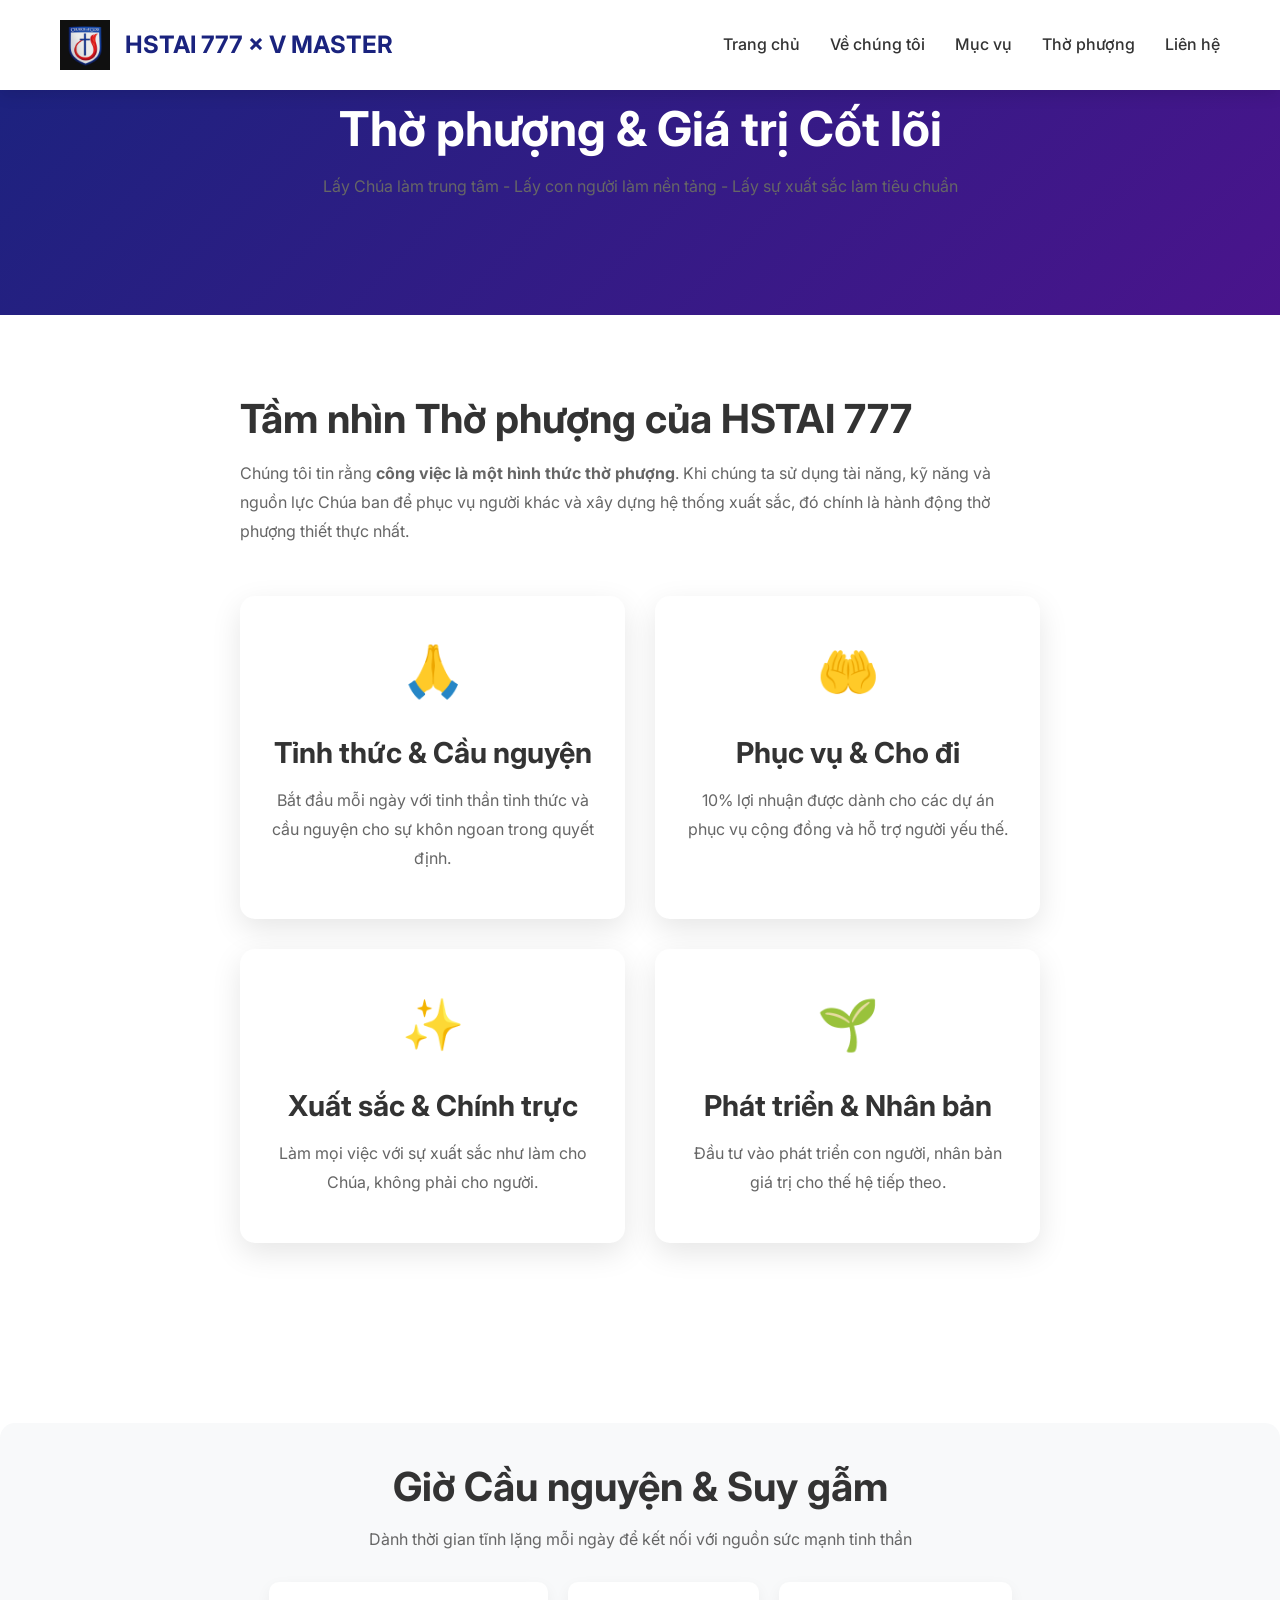
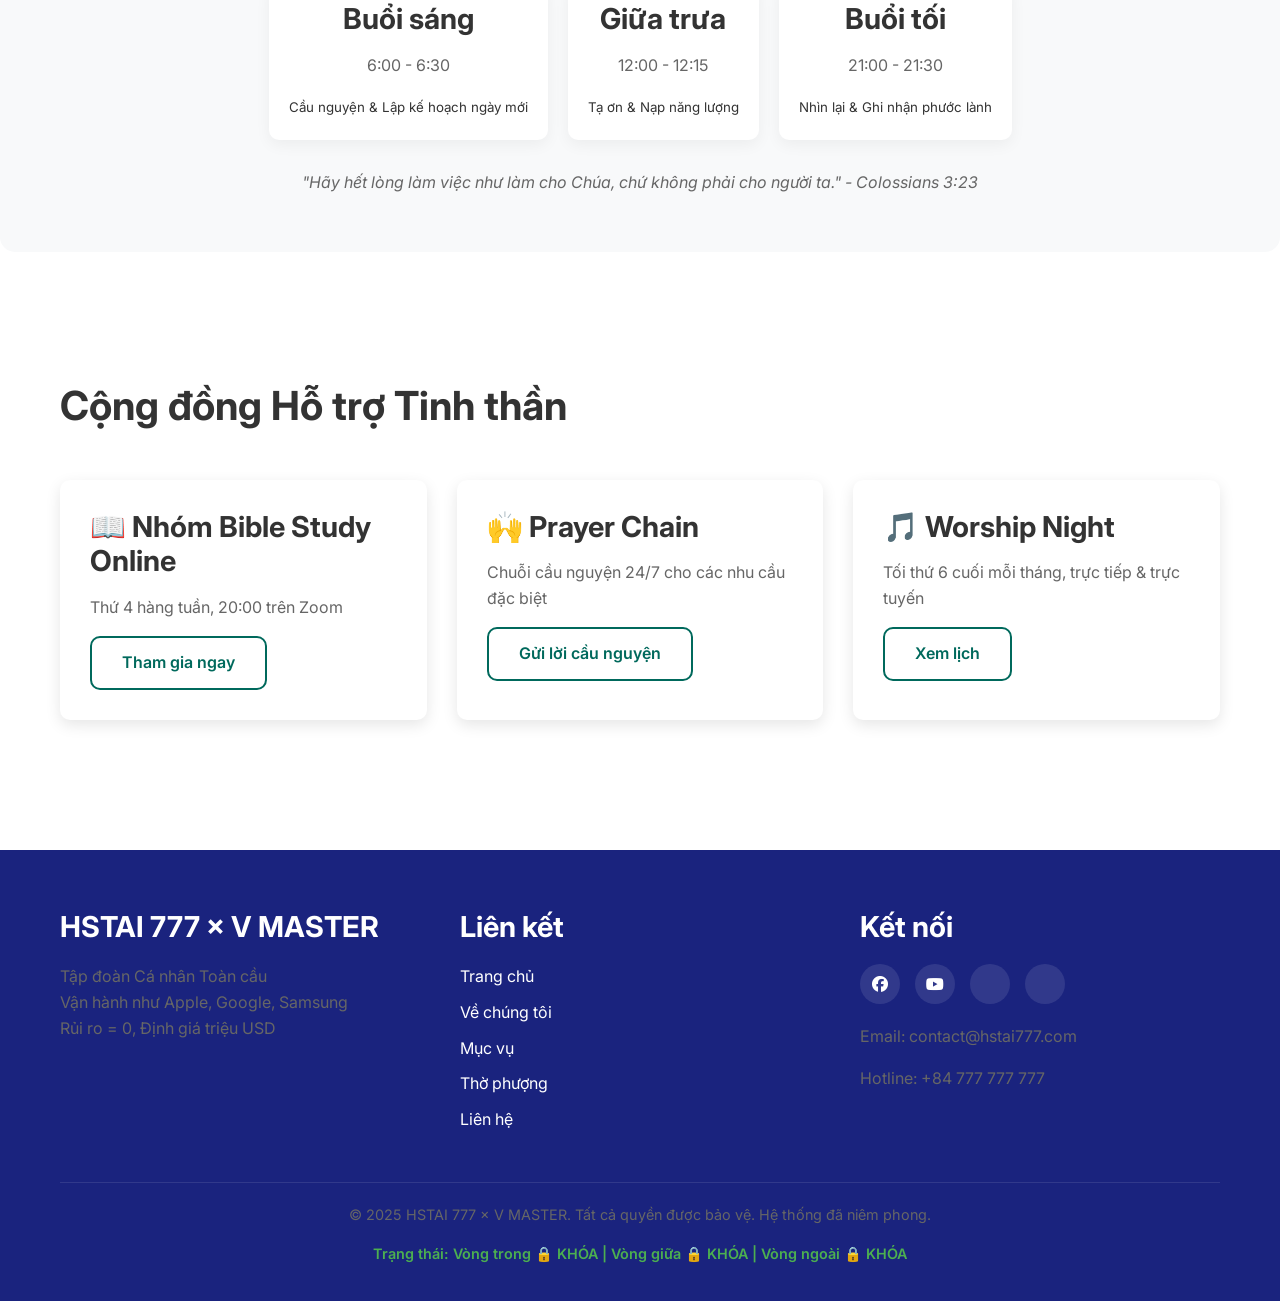
<file: worship.html>
﻿<!DOCTYPE html>
<html lang="vi">
<head>
    <meta charset="UTF-8">
    <meta name="viewport" content="width=device-width, initial-scale=1.0">
    <title>Thờ phượng - HSTAI 777</title>
    <link rel="stylesheet" href="css/style.css">
    <link rel="stylesheet" href="css/responsive.css">
    <link rel="icon" type="image/x-icon" href="images/favicon.ico">
    <link href="https://fonts.googleapis.com/css2?family=Inter:wght@300;400;500;600;700&display=swap" rel="stylesheet">
    <link rel="stylesheet" href="https://cdnjs.cloudflare.com/ajax/libs/font-awesome/6.4.0/css/all.min.css">
    <style>
        .worship-hero {
            background: linear-gradient(135deg, #1a237e 0%, #4a148c 100%);
            color: white;
            padding: 100px 20px;
            text-align: center;
        }
        .worship-content {
            max-width: 800px;
            margin: 0 auto;
            line-height: 1.8;
        }
        .values-grid {
            display: grid;
            grid-template-columns: repeat(auto-fit, minmax(250px, 1fr));
            gap: 30px;
            margin: 50px 0;
        }
        .value-card {
            background: white;
            border-radius: 15px;
            padding: 30px;
            box-shadow: 0 10px 30px rgba(0,0,0,0.1);
            text-align: center;
            transition: transform 0.3s;
        }
        .value-card:hover {
            transform: translateY(-10px);
        }
        .value-icon {
            font-size: 50px;
            margin-bottom: 20px;
        }
        .prayer-time {
            background: #f8f9fa;
            border-radius: 15px;
            padding: 40px;
            margin: 50px 0;
            text-align: center;
        }
        .time-slots {
            display: flex;
            justify-content: center;
            flex-wrap: wrap;
            gap: 20px;
            margin-top: 30px;
        }
        .time-slot {
            background: white;
            padding: 20px;
            border-radius: 10px;
            min-width: 150px;
            box-shadow: 0 5px 15px rgba(0,0,0,0.05);
        }
    </style>
</head>
<body>
    <header class="main-header">
        <div class="container">
            <nav class="navbar">
                <div class="logo">
                    <img src="images/logo.png" alt="HSTAI 777 Logo" width="50" height="50">
                    <span class="logo-text">HSTAI 777 × V MASTER</span>
                </div>
                <ul class="nav-menu">
                    <li><a href="index.html">Trang chủ</a></li>
                    <li><a href="about.html">Về chúng tôi</a></li>
                    <li><a href="ministry.html">Mục vụ</a></li>
                    <li><a href="worship.html" class="active">Thờ phượng</a></li>
                    <li><a href="contact.html">Liên hệ</a></li>
                </ul>
                <div class="hamburger">
                    <span></span>
                    <span></span>
                    <span></span>
                </div>
            </nav>
        </div>
    </header>

    <section class="worship-hero">
        <div class="container">
            <h1>Thờ phượng & Giá trị Cốt lõi</h1>
            <p>Lấy Chúa làm trung tâm - Lấy con người làm nền tảng - Lấy sự xuất sắc làm tiêu chuẩn</p>
        </div>
    </section>

    <section class="worship-section">
        <div class="container">
            <div class="worship-content">
                <h2>Tầm nhìn Thờ phượng của HSTAI 777</h2>
                <p>Chúng tôi tin rằng <strong>công việc là một hình thức thờ phượng</strong>. Khi chúng ta sử dụng tài năng, kỹ năng và nguồn lực Chúa ban để phục vụ người khác và xây dựng hệ thống xuất sắc, đó chính là hành động thờ phượng thiết thực nhất.</p>
                
                <div class="values-grid">
                    <div class="value-card">
                        <div class="value-icon">🙏</div>
                        <h3>Tỉnh thức & Cầu nguyện</h3>
                        <p>Bắt đầu mỗi ngày với tinh thần tỉnh thức và cầu nguyện cho sự khôn ngoan trong quyết định.</p>
                    </div>
                    <div class="value-card">
                        <div class="value-icon">🤲</div>
                        <h3>Phục vụ & Cho đi</h3>
                        <p>10% lợi nhuận được dành cho các dự án phục vụ cộng đồng và hỗ trợ người yếu thế.</p>
                    </div>
                    <div class="value-card">
                        <div class="value-icon">✨</div>
                        <h3>Xuất sắc & Chính trực</h3>
                        <p>Làm mọi việc với sự xuất sắc như làm cho Chúa, không phải cho người.</p>
                    </div>
                    <div class="value-card">
                        <div class="value-icon">🌱</div>
                        <h3>Phát triển & Nhân bản</h3>
                        <p>Đầu tư vào phát triển con người, nhân bản giá trị cho thế hệ tiếp theo.</p>
                    </div>
                </div>
            </div>
        </div>
    </section>

    <section class="prayer-time">
        <div class="container">
            <h2>Giờ Cầu nguyện & Suy gẫm</h2>
            <p>Dành thời gian tĩnh lặng mỗi ngày để kết nối với nguồn sức mạnh tinh thần</p>
            
            <div class="time-slots">
                <div class="time-slot">
                    <h3>Buổi sáng</h3>
                    <p>6:00 - 6:30</p>
                    <small>Cầu nguyện & Lập kế hoạch ngày mới</small>
                </div>
                <div class="time-slot">
                    <h3>Giữa trưa</h3>
                    <p>12:00 - 12:15</p>
                    <small>Tạ ơn & Nạp năng lượng</small>
                </div>
                <div class="time-slot">
                    <h3>Buổi tối</h3>
                    <p>21:00 - 21:30</p>
                    <small>Nhìn lại & Ghi nhận phước lành</small>
                </div>
            </div>
            
            <p style="margin-top: 30px;"><em>"Hãy hết lòng làm việc như làm cho Chúa, chứ không phải cho người ta." - Colossians 3:23</em></p>
        </div>
    </section>

    <section class="community-section">
        <div class="container">
            <h2>Cộng đồng Hỗ trợ Tinh thần</h2>
            <div class="community-actions">
                <div class="action-card">
                    <h3>📖 Nhóm Bible Study Online</h3>
                    <p>Thứ 4 hàng tuần, 20:00 trên Zoom</p>
                    <a href="#" class="btn btn-outline">Tham gia ngay</a>
                </div>
                <div class="action-card">
                    <h3>🙌 Prayer Chain</h3>
                    <p>Chuỗi cầu nguyện 24/7 cho các nhu cầu đặc biệt</p>
                    <a href="#" class="btn btn-outline">Gửi lời cầu nguyện</a>
                </div>
                <div class="action-card">
                    <h3>🎵 Worship Night</h3>
                    <p>Tối thứ 6 cuối mỗi tháng, trực tiếp & trực tuyến</p>
                    <a href="#" class="btn btn-outline">Xem lịch</a>
                </div>
            </div>
        </div>
    </section>

    <footer class="main-footer">
        <div class="container">
            <div class="footer-grid">
                <div class="footer-col">
                    <h3>HSTAI 777 × V MASTER</h3>
                    <p>Tập đoàn Cá nhân Toàn cầu<br>Vận hành như Apple, Google, Samsung<br>Rủi ro = 0, Định giá triệu USD</p>
                </div>
                <div class="footer-col">
                    <h3>Liên kết</h3>
                    <ul>
                        <li><a href="index.html">Trang chủ</a></li>
                        <li><a href="about.html">Về chúng tôi</a></li>
                        <li><a href="ministry.html">Mục vụ</a></li>
                        <li><a href="worship.html">Thờ phượng</a></li>
                        <li><a href="contact.html">Liên hệ</a></li>
                    </ul>
                </div>
                <div class="footer-col">
                    <h3>Kết nối</h3>
                    <div class="social-links">
                        <a href="#"><i class="fab fa-facebook"></i></a>
                        <a href="#"><i class="fab fa-youtube"></i></a>
                        <a href="#"><i class="fab fa-zalo"></i></a>
                        <a href="#"><i class="fab fa-email"></i></a>
                    </div>
                    <p>Email: contact@hstai777.com</p>
                    <p>Hotline: +84 777 777 777</p>
                </div>
            </div>
            <div class="footer-bottom">
                <p>&copy; 2025 HSTAI 777 × V MASTER. Tất cả quyền được bảo vệ. Hệ thống đã niêm phong.</p>
                <p class="system-status">🔐 Trạng thái: Vòng trong KHÓA | Vòng giữa KHÓA | Vòng ngoài KHÓA</p>
            </div>
        </div>
    </footer>

    <script src="js/main.js"></script>
</body>
</html>
</file>
<file: css/style.css>
﻿/* Reset & Base Styles */
* {
    margin: 0;
    padding: 0;
    box-sizing: border-box;
}

:root {
    --primary-color: #00695c;
    --secondary-color: #ff6f00;
    --dark-color: #1a237e;
    --light-color: #f8f9fa;
    --text-color: #333;
    --text-light: #666;
    --white: #ffffff;
    --shadow: 0 5px 15px rgba(0,0,0,0.1);
    --transition: all 0.3s ease;
    --border-radius: 10px;
}

html {
    font-size: 16px;
    scroll-behavior: smooth;
}

body {
    font-family: 'Inter', sans-serif;
    line-height: 1.6;
    color: var(--text-color);
    background-color: var(--white);
    overflow-x: hidden;
}

.container {
    width: 100%;
    max-width: 1200px;
    margin: 0 auto;
    padding: 0 20px;
}

/* Typography */
h1, h2, h3, h4 {
    font-weight: 700;
    line-height: 1.2;
    margin-bottom: 1rem;
}

h1 {
    font-size: 3rem;
}

h2 {
    font-size: 2.5rem;
}

h3 {
    font-size: 1.8rem;
}

p {
    margin-bottom: 1rem;
    color: var(--text-light);
}

a {
    text-decoration: none;
    color: inherit;
    transition: var(--transition);
}

/* Buttons */
.btn {
    display: inline-block;
    padding: 12px 30px;
    background: var(--primary-color);
    color: white;
    border-radius: var(--border-radius);
    font-weight: 600;
    border: none;
    cursor: pointer;
    transition: var(--transition);
    font-size: 1rem;
    text-align: center;
}

.btn:hover {
    background: #004d40;
    transform: translateY(-3px);
    box-shadow: var(--shadow);
}

.btn-primary {
    background: var(--primary-color);
}

.btn-secondary {
    background: var(--secondary-color);
}

.btn-outline {
    background: transparent;
    border: 2px solid var(--primary-color);
    color: var(--primary-color);
}

.btn-large {
    padding: 15px 40px;
    font-size: 1.2rem;
}

/* Header */
.main-header {
    background: var(--white);
    box-shadow: var(--shadow);
    position: fixed;
    width: 100%;
    top: 0;
    z-index: 1000;
}

.navbar {
    display: flex;
    justify-content: space-between;
    align-items: center;
    padding: 20px 0;
}

.logo {
    display: flex;
    align-items: center;
    gap: 15px;
    font-weight: 700;
    font-size: 1.5rem;
    color: var(--dark-color);
}

.logo img {
    width: 50px;
    height: 50px;
    object-fit: contain;
}

.nav-menu {
    display: flex;
    list-style: none;
    gap: 30px;
}

.nav-menu a {
    font-weight: 500;
    padding: 8px 0;
    position: relative;
}

.nav-menu a:hover,
.nav-menu a.active {
    color: var(--primary-color);
}

.nav-menu a.active::after {
    content: '';
    position: absolute;
    bottom: 0;
    left: 0;
    width: 100%;
    height: 2px;
    background: var(--primary-color);
}

.hamburger {
    display: none;
    flex-direction: column;
    gap: 5px;
    cursor: pointer;
}

.hamburger span {
    width: 25px;
    height: 3px;
    background: var(--dark-color);
    border-radius: 3px;
}

/* Hero Sections */
.hero-section {
    padding: 150px 0 100px;
    background: linear-gradient(135deg, #f5f7fa 0%, #c3cfe2 100%);
}

.page-hero {
    padding: 150px 0 80px;
    background: linear-gradient(135deg, var(--primary-color) 0%, var(--dark-color) 100%);
    color: white;
    text-align: center;
}

.hero-content {
    max-width: 600px;
}

.hero-title {
    font-size: 3.5rem;
    color: var(--dark-color);
    margin-bottom: 1rem;
}

.hero-subtitle {
    font-size: 2rem;
    color: var(--primary-color);
    margin-bottom: 1.5rem;
}

.hero-description {
    font-size: 1.2rem;
    margin-bottom: 2rem;
}

.hero-buttons {
    display: flex;
    gap: 20px;
    flex-wrap: wrap;
}

/* Features Grid */
.features-grid {
    display: grid;
    grid-template-columns: repeat(auto-fit, minmax(250px, 1fr));
    gap: 30px;
    margin: 50px 0;
}

.feature-card {
    background: white;
    padding: 30px;
    border-radius: var(--border-radius);
    box-shadow: var(--shadow);
    text-align: center;
    transition: var(--transition);
}

.feature-card:hover {
    transform: translateY(-10px);
}

.feature-icon {
    font-size: 3rem;
    margin-bottom: 20px;
}

/* Sections */
.section-title {
    text-align: center;
    margin-bottom: 3rem;
    color: var(--dark-color);
}

section {
    padding: 80px 0;
}

/* Cards */
.mission-cards,
.ministry-grid,
.tech-grid,
.community-actions,
.faq-grid {
    display: grid;
    grid-template-columns: repeat(auto-fit, minmax(250px, 1fr));
    gap: 30px;
    margin: 50px 0;
}

.mission-card,
.ministry-card,
.tech-item,
.action-card,
.faq-item {
    background: white;
    padding: 30px;
    border-radius: var(--border-radius);
    box-shadow: var(--shadow);
}

/* Footer */
.main-footer {
    background: var(--dark-color);
    color: white;
    padding: 60px 0 20px;
}

.footer-grid {
    display: grid;
    grid-template-columns: repeat(auto-fit, minmax(250px, 1fr));
    gap: 40px;
    margin-bottom: 40px;
}

.footer-col h3 {
    color: white;
    margin-bottom: 20px;
}

.footer-col ul {
    list-style: none;
}

.footer-col ul li {
    margin-bottom: 10px;
}

.footer-col ul li a:hover {
    color: var(--secondary-color);
}

.social-links {
    display: flex;
    gap: 15px;
    margin: 20px 0;
}

.social-links a {
    display: inline-flex;
    align-items: center;
    justify-content: center;
    width: 40px;
    height: 40px;
    background: rgba(255,255,255,0.1);
    border-radius: 50%;
    transition: var(--transition);
}

.social-links a:hover {
    background: var(--secondary-color);
    transform: translateY(-5px);
}

.footer-bottom {
    text-align: center;
    padding-top: 20px;
    border-top: 1px solid rgba(255,255,255,0.1);
    font-size: 0.9rem;
    color: rgba(255,255,255,0.7);
}

.system-status {
    color: #4caf50;
    font-weight: 600;
    margin-top: 10px;
}

/* Responsive */
@media (max-width: 992px) {
    h1 { font-size: 2.5rem; }
    h2 { font-size: 2rem; }
    
    .hero-section {
        padding: 120px 0 80px;
    }
    
    .page-hero {
        padding: 120px 0 60px;
    }
}

@media (max-width: 768px) {
    .nav-menu {
        position: fixed;
        left: -100%;
        top: 80px;
        flex-direction: column;
        background: white;
        width: 100%;
        text-align: center;
        transition: 0.3s;
        box-shadow: var(--shadow);
        padding: 20px 0;
    }
    
    .nav-menu.active {
        left: 0;
    }
    
    .hamburger {
        display: flex;
    }
    
    .hero-buttons {
        flex-direction: column;
    }
    
    .btn {
        width: 100%;
    }
}

@media (max-width: 576px) {
    .container {
        padding: 0 15px;
    }
    
    h1 { font-size: 2rem; }
    h2 { font-size: 1.8rem; }
    
    section {
        padding: 60px 0;
    }
}
</file>
<file: css/responsive.css>
﻿/* Mobile First Enhancements */
@media (max-width: 768px) {
    /* Improve touch targets */
    .btn, .nav-menu a, input, select, textarea {
        min-height: 44px;
        min-width: 44px;
    }
    
    /* Font size for mobile */
    html {
        font-size: 14px;
    }
    
    body {
        font-size: 16px;
    }
    
    h1 {
        font-size: 2.2rem;
    }
    
    h2 {
        font-size: 1.8rem;
    }
    
    /* Hero section mobile optimization */
    .hero-section {
        padding: 100px 0 50px;
    }
    
    .hero-content {
        text-align: center;
    }
    
    .hero-title {
        font-size: 2.5rem;
    }
    
    .hero-subtitle {
        font-size: 1.5rem;
    }
    
    /* Card optimization */
    .feature-card,
    .mission-card,
    .ministry-card,
    .tech-item {
        padding: 20px 15px;
    }
    
    /* Grid optimization */
    .features-grid,
    .mission-cards,
    .ministry-grid,
    .tech-grid,
    .footer-grid {
        grid-template-columns: 1fr;
        gap: 20px;
    }
    
    /* Form optimization */
    .form-control {
        font-size: 16px; /* Prevents zoom on iOS */
    }
    
    /* CTA buttons */
    .btn-large {
        padding: 15px 20px;
        font-size: 1rem;
    }
}

/* Tablet Optimization */
@media (min-width: 769px) and (max-width: 1024px) {
    .container {
        max-width: 90%;
    }
    
    .features-grid,
    .mission-cards,
    .ministry-grid {
        grid-template-columns: repeat(2, 1fr);
    }
    
    .footer-grid {
        grid-template-columns: repeat(3, 1fr);
    }
}

/* Large Screen Optimization */
@media (min-width: 1025px) {
    /* Smooth animations */
    .feature-card,
    .mission-card,
    .ministry-card {
        transition: transform 0.3s ease, box-shadow 0.3s ease;
    }
    
    .feature-card:hover,
    .mission-card:hover,
    .ministry-card:hover {
        transform: translateY(-10px);
        box-shadow: 0 15px 30px rgba(0,0,0,0.15);
    }
}

/* Print Styles */
@media print {
    .main-header,
    .hero-buttons,
    .social-links,
    .main-footer {
        display: none;
    }
    
    body {
        font-size: 12pt;
        line-height: 1.5;
    }
    
    .container {
        max-width: 100%;
        padding: 0;
    }
    
    section {
        padding: 20px 0;
        page-break-inside: avoid;
    }
}

/* High Contrast Mode Support */
@media (prefers-contrast: high) {
    :root {
        --primary-color: #000080;
        --secondary-color: #800000;
        --dark-color: #000000;
        --text-color: #000000;
        --text-light: #333333;
    }
    
    .btn {
        border: 2px solid currentColor;
    }
}

/* Reduced Motion */
@media (prefers-reduced-motion: reduce) {
    * {
        animation-duration: 0.01ms !important;
        animation-iteration-count: 1 !important;
        transition-duration: 0.01ms !important;
    }
    
    html {
        scroll-behavior: auto;
    }
}

/* Dark Mode Support */
@media (prefers-color-scheme: dark) {
    :root {
        --dark-color: #121212;
        --light-color: #1e1e1e;
        --white: #121212;
        --text-color: #e0e0e0;
        --text-light: #b0b0b0;
        --shadow: 0 5px 15px rgba(0,0,0,0.3);
    }
    
    body {
        background: var(--dark-color);
        color: var(--text-color);
    }
    
    .feature-card,
    .mission-card,
    .ministry-card,
    .tech-item,
    .contact-form {
        background: #2d2d2d;
        color: var(--text-color);
    }
    
    .form-control {
        background: #3d3d3d;
        border-color: #555;
        color: var(--text-color);
    }
}

/* Orientation Specific */
@media (orientation: portrait) {
    .hero-section .container {
        flex-direction: column;
    }
    
    .hero-image {
        order: -1;
        margin-bottom: 30px;
    }
}

@media (orientation: landscape) and (max-height: 500px) {
    .hero-section {
        padding: 80px 0 40px;
    }
    
    .hero-title {
        font-size: 2rem;
    }
}

/* Very Small Screens */
@media (max-width: 320px) {
    html {
        font-size: 13px;
    }
    
    .container {
        padding: 0 10px;
    }
    
    .logo-text {
        font-size: 1.2rem;
    }
}

/* Performance Optimizations */
img {
    max-width: 100%;
    height: auto;
    display: block;
}

/* Lazy loading for images */
img[data-src] {
    opacity: 0;
    transition: opacity 0.3s;
}

img.loaded {
    opacity: 1;
}

/* Focus styles for accessibility */
:focus {
    outline: 3px solid var(--secondary-color);
    outline-offset: 3px;
}

:focus:not(:focus-visible) {
    outline: none;
}

:focus-visible {
    outline: 3px solid var(--secondary-color);
    outline-offset: 3px;
}

/* Skip to main content link */
.skip-link {
    position: absolute;
    top: -40px;
    left: 0;
    background: var(--primary-color);
    color: white;
    padding: 8px;
    z-index: 1001;
}

.skip-link:focus {
    top: 0;
}
</file>
